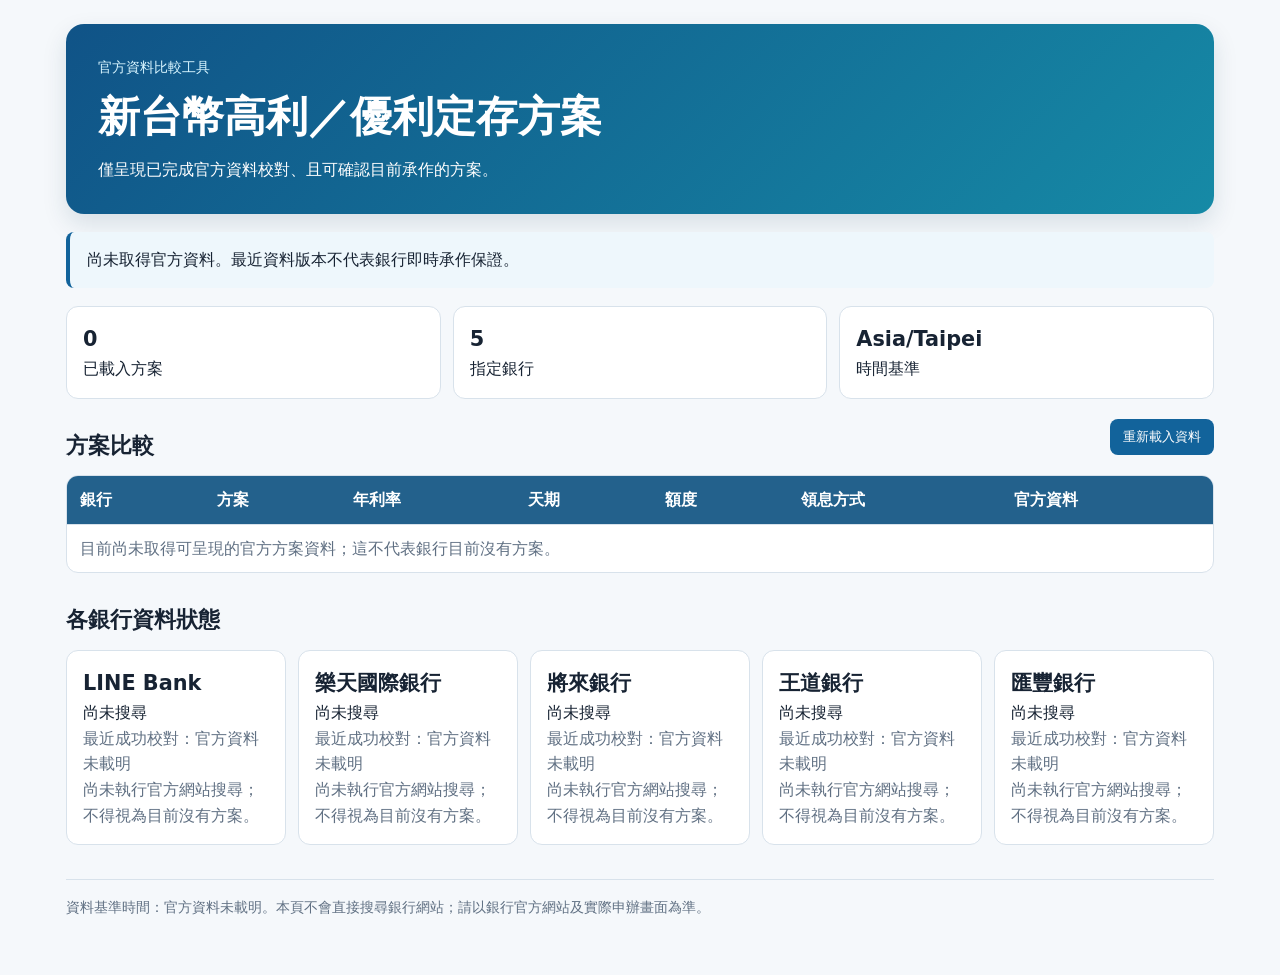
<file: site/index.html>
<!doctype html>
<html lang="zh-Hant-TW">
<head>
  <meta charset="utf-8">
  <meta name="viewport" content="width=device-width, initial-scale=1">
  <meta name="description" content="台灣新台幣高利／優利定存官方資料比較">
  <title>新台幣高利／優利定存比較</title>
  <link rel="stylesheet" href="styles.css">
</head>
<body>
  <main class="container">
    <header class="hero">
      <p class="eyebrow">官方資料比較工具</p>
      <h1>新台幣高利／優利定存方案</h1>
      <p>僅呈現已完成官方資料校對、且可確認目前承作的方案。</p>
    </header>
    <section class="notice" id="dataNotice" aria-live="polite">正在讀取資料…</section>
    <section class="summary" id="summary"></section>
    <section>
      <div class="section-heading"><h2>方案比較</h2><button id="reload" type="button">重新載入資料</button></div>
      <div class="table-wrap">
        <table>
          <thead><tr><th>銀行</th><th>方案</th><th>年利率</th><th>天期</th><th>額度</th><th>領息方式</th><th>官方資料</th></tr></thead>
          <tbody id="plans"><tr><td colspan="7">資料載入中…</td></tr></tbody>
        </table>
      </div>
    </section>
    <section>
      <h2>各銀行資料狀態</h2>
      <div class="bank-grid" id="banks"></div>
    </section>
    <footer>資料基準時間：<span id="generatedAt">官方資料未載明</span>。本頁不會直接搜尋銀行網站；請以銀行官方網站及實際申辦畫面為準。</footer>
  </main>
  <script src="app.js"></script>
</body>
</html>
</file>
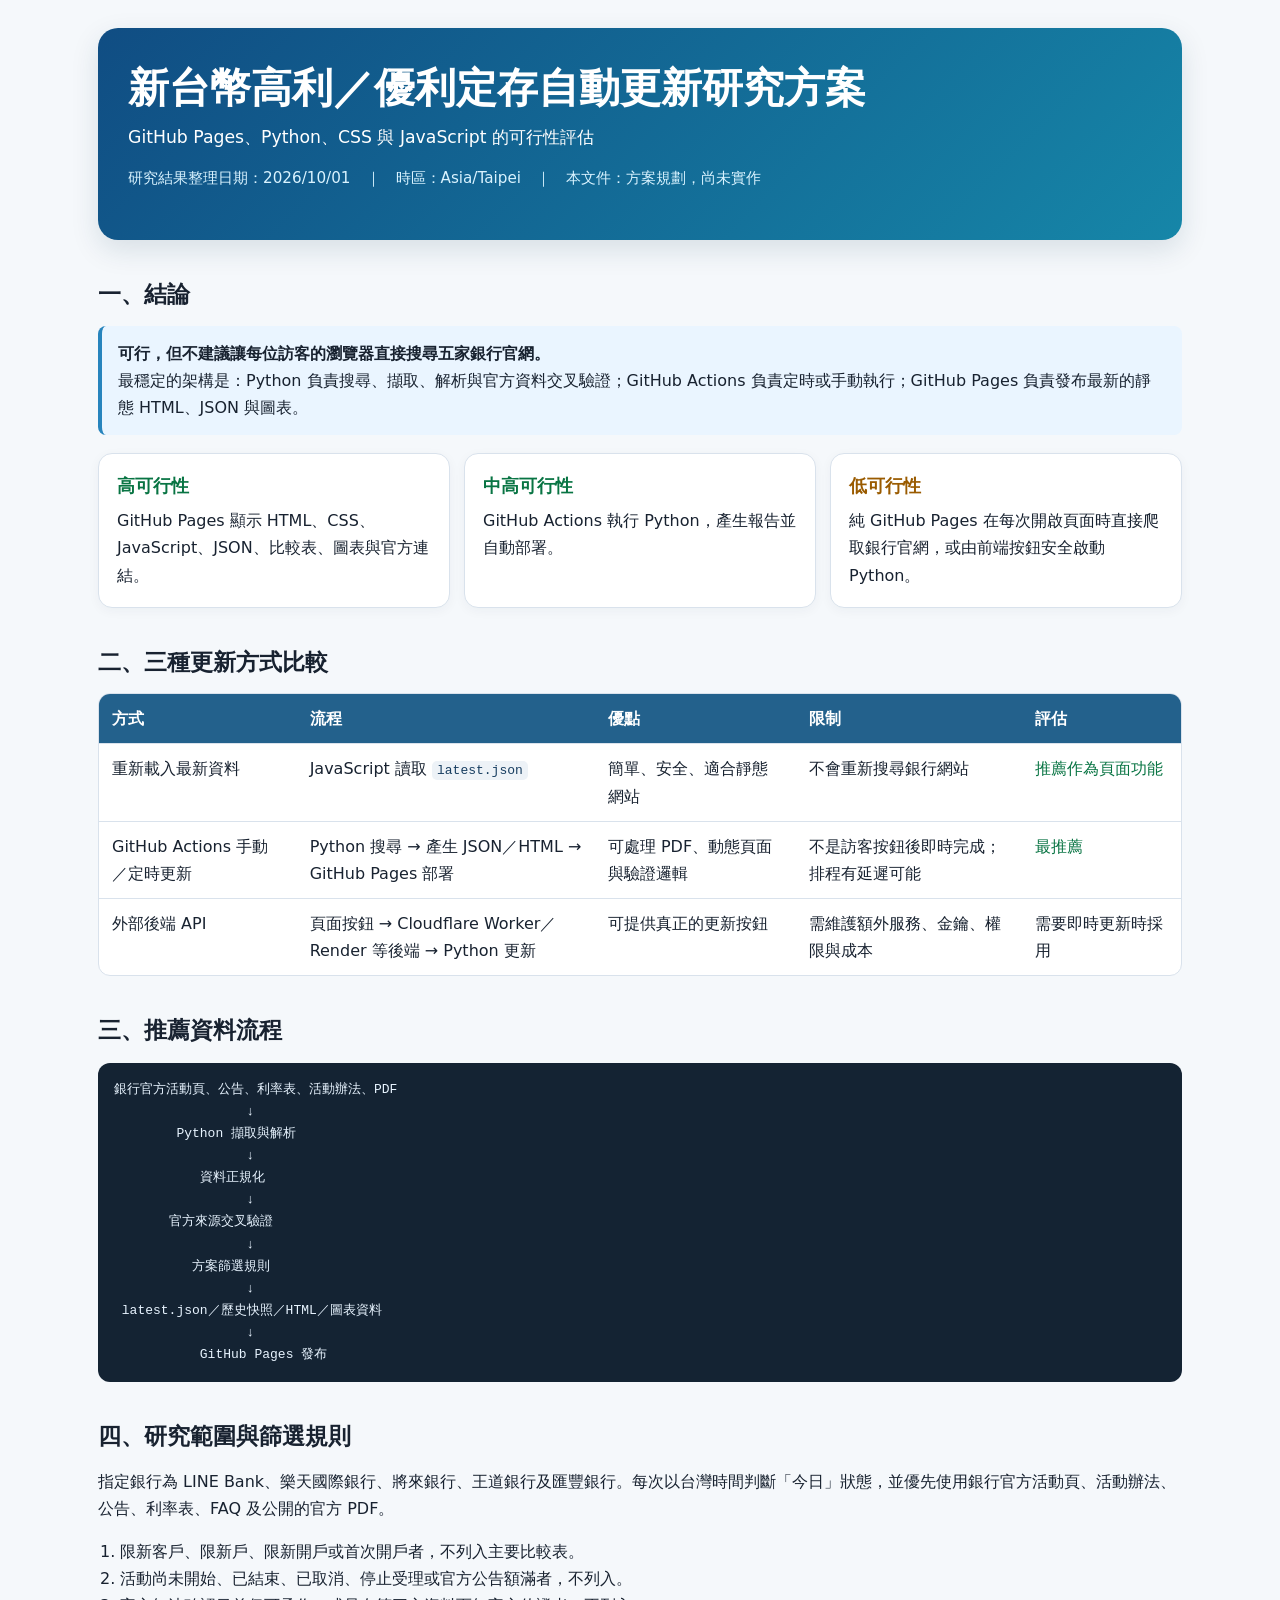
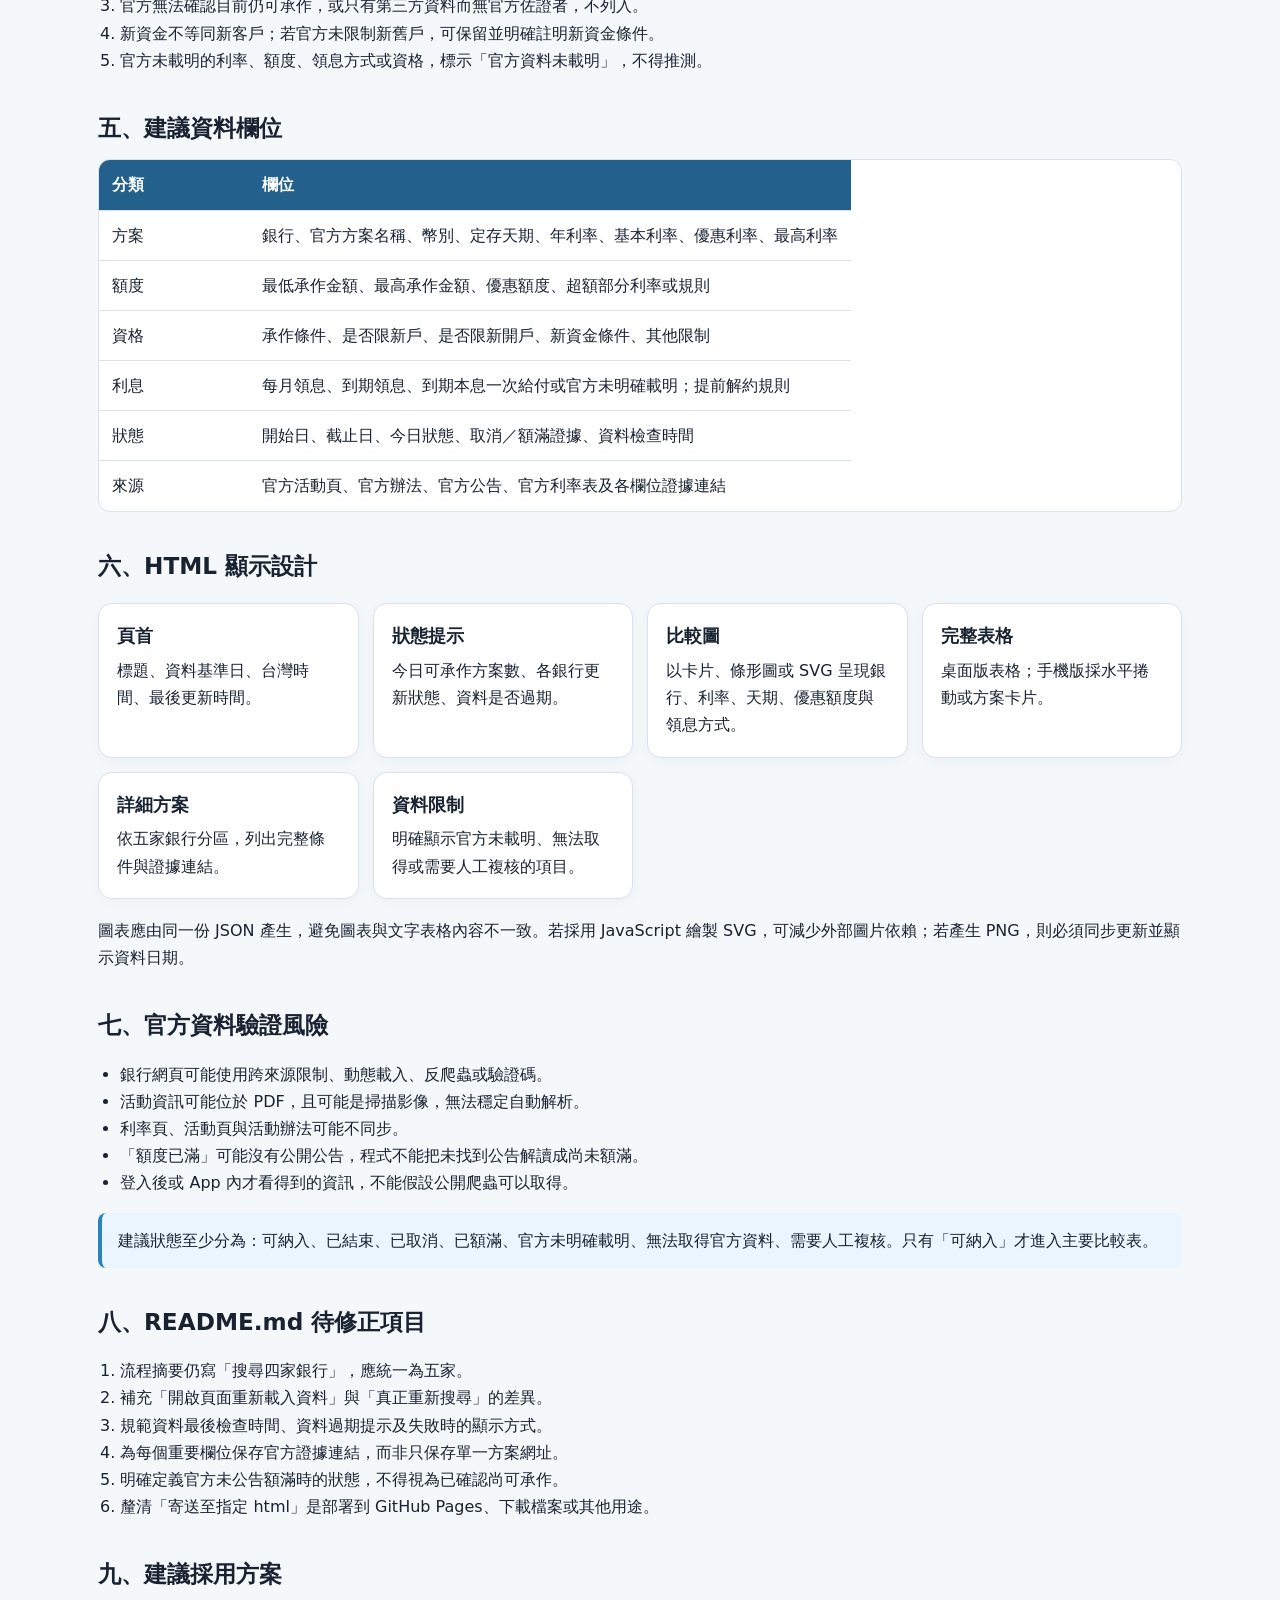
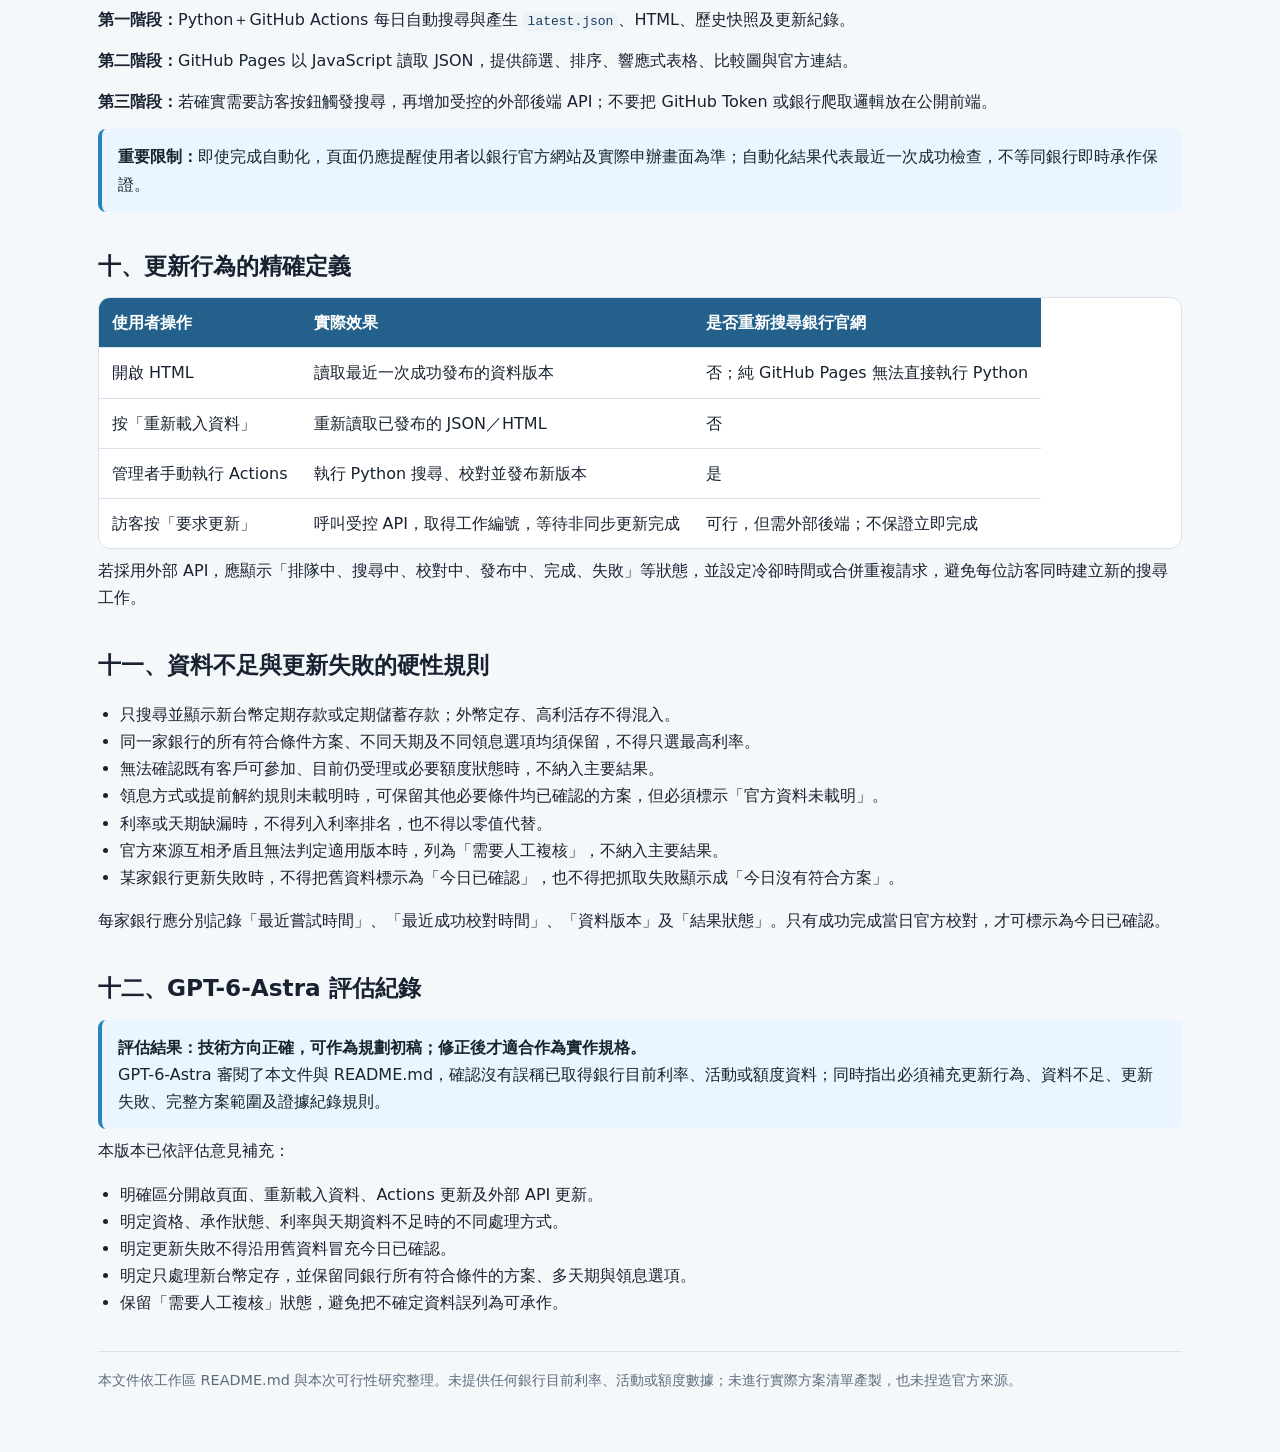
<file: PLAN.html>
<!doctype html>
<html lang="zh-Hant-TW">
<head>
  <meta charset="utf-8">
  <meta name="viewport" content="width=device-width, initial-scale=1">
  <title>台灣銀行新台幣高利／優利定存自動更新研究方案</title>
  <style>
    :root { --ink:#182230; --muted:#5d6b7c; --blue:#145da0; --cyan:#eaf5ff; --line:#d9e2ec; --good:#087443; --warn:#9a5b00; --bg:#f5f8fb; }
    * { box-sizing:border-box; }
    body { margin:0; color:var(--ink); background:var(--bg); font-family:system-ui,-apple-system,"Noto Sans TC","Microsoft JhengHei",sans-serif; line-height:1.7; }
    main { max-width:1120px; margin:auto; padding:28px 18px 60px; }
    header { padding:34px 30px; color:white; border-radius:20px; background:linear-gradient(135deg,#104d83,#1686a8); box-shadow:0 10px 28px #123b5220; }
    h1 { margin:0 0 8px; font-size:clamp(1.65rem,4vw,2.55rem); line-height:1.3; }
    h2 { margin:34px 0 12px; font-size:1.45rem; }
    h3 { margin:22px 0 8px; font-size:1.08rem; color:var(--blue); }
    p { margin:8px 0 14px; }
    .lead { font-size:1.08rem; }
    .meta { color:#d9f3ff; font-size:.95rem; }
    .grid { display:grid; grid-template-columns:repeat(auto-fit,minmax(220px,1fr)); gap:14px; margin:18px 0; }
    .card { background:white; border:1px solid var(--line); border-radius:14px; padding:18px; box-shadow:0 3px 12px #20384a0b; }
    .card strong { display:block; font-size:1.1rem; margin-bottom:5px; }
    .good { color:var(--good); } .warn { color:var(--warn); }
    table { width:100%; border-collapse:collapse; background:white; border:1px solid var(--line); border-radius:12px; overflow:hidden; display:block; overflow-x:auto; }
    th,td { min-width:150px; padding:11px 13px; border-bottom:1px solid var(--line); text-align:left; vertical-align:top; }
    th { color:white; background:#23618c; white-space:nowrap; }
    tr:last-child td { border-bottom:0; }
    code { padding:2px 5px; border-radius:5px; background:#edf2f7; color:#173d60; }
    pre { padding:16px; color:#e8f4ff; background:#142333; border-radius:12px; overflow:auto; }
    .note { padding:14px 16px; border-left:4px solid #2784bd; background:var(--cyan); border-radius:8px; }
    ul,ol { padding-left:1.4rem; }
    a { color:var(--blue); }
    footer { margin-top:34px; padding-top:16px; border-top:1px solid var(--line); color:var(--muted); font-size:.9rem; }
    @media (max-width:600px) { main { padding:14px 10px 40px; } header { padding:24px 20px; border-radius:14px; } .card { padding:15px; } }
  </style>
</head>
<body>
<main>
  <header>
    <h1>新台幣高利／優利定存自動更新研究方案</h1>
    <p class="lead">GitHub Pages、Python、CSS 與 JavaScript 的可行性評估</p>
    <p class="meta">研究結果整理日期：2026/10/01　｜　時區：Asia/Taipei　｜　本文件：方案規劃，尚未實作</p>
  </header>

  <h2>一、結論</h2>
  <div class="note"><strong>可行，但不建議讓每位訪客的瀏覽器直接搜尋五家銀行官網。</strong><br>
    最穩定的架構是：Python 負責搜尋、擷取、解析與官方資料交叉驗證；GitHub Actions 負責定時或手動執行；GitHub Pages 負責發布最新的靜態 HTML、JSON 與圖表。</div>

  <div class="grid">
    <div class="card"><strong class="good">高可行性</strong>GitHub Pages 顯示 HTML、CSS、JavaScript、JSON、比較表、圖表與官方連結。</div>
    <div class="card"><strong class="good">中高可行性</strong>GitHub Actions 執行 Python，產生報告並自動部署。</div>
    <div class="card"><strong class="warn">低可行性</strong>純 GitHub Pages 在每次開啟頁面時直接爬取銀行官網，或由前端按鈕安全啟動 Python。</div>
  </div>

  <h2>二、三種更新方式比較</h2>
  <table>
    <thead><tr><th>方式</th><th>流程</th><th>優點</th><th>限制</th><th>評估</th></tr></thead>
    <tbody>
      <tr><td>重新載入最新資料</td><td>JavaScript 讀取 <code>latest.json</code></td><td>簡單、安全、適合靜態網站</td><td>不會重新搜尋銀行網站</td><td class="good">推薦作為頁面功能</td></tr>
      <tr><td>GitHub Actions 手動／定時更新</td><td>Python 搜尋 → 產生 JSON／HTML → GitHub Pages 部署</td><td>可處理 PDF、動態頁面與驗證邏輯</td><td>不是訪客按鈕後即時完成；排程有延遲可能</td><td class="good">最推薦</td></tr>
      <tr><td>外部後端 API</td><td>頁面按鈕 → Cloudflare Worker／Render 等後端 → Python 更新</td><td>可提供真正的更新按鈕</td><td>需維護額外服務、金鑰、權限與成本</td><td>需要即時更新時採用</td></tr>
    </tbody>
  </table>

  <h2>三、推薦資料流程</h2>
  <pre>銀行官方活動頁、公告、利率表、活動辦法、PDF
                 ↓
        Python 擷取與解析
                 ↓
           資料正規化
                 ↓
       官方來源交叉驗證
                 ↓
          方案篩選規則
                 ↓
 latest.json／歷史快照／HTML／圖表資料
                 ↓
           GitHub Pages 發布</pre>

  <h2>四、研究範圍與篩選規則</h2>
  <p>指定銀行為 LINE Bank、樂天國際銀行、將來銀行、王道銀行及匯豐銀行。每次以台灣時間判斷「今日」狀態，並優先使用銀行官方活動頁、活動辦法、公告、利率表、FAQ 及公開的官方 PDF。</p>
  <ol>
    <li>限新客戶、限新戶、限新開戶或首次開戶者，不列入主要比較表。</li>
    <li>活動尚未開始、已結束、已取消、停止受理或官方公告額滿者，不列入。</li>
    <li>官方無法確認目前仍可承作，或只有第三方資料而無官方佐證者，不列入。</li>
    <li>新資金不等同新客戶；若官方未限制新舊戶，可保留並明確註明新資金條件。</li>
    <li>官方未載明的利率、額度、領息方式或資格，標示「官方資料未載明」，不得推測。</li>
  </ol>

  <h2>五、建議資料欄位</h2>
  <table>
    <thead><tr><th>分類</th><th>欄位</th></tr></thead>
    <tbody>
      <tr><td>方案</td><td>銀行、官方方案名稱、幣別、定存天期、年利率、基本利率、優惠利率、最高利率</td></tr>
      <tr><td>額度</td><td>最低承作金額、最高承作金額、優惠額度、超額部分利率或規則</td></tr>
      <tr><td>資格</td><td>承作條件、是否限新戶、是否限新開戶、新資金條件、其他限制</td></tr>
      <tr><td>利息</td><td>每月領息、到期領息、到期本息一次給付或官方未明確載明；提前解約規則</td></tr>
      <tr><td>狀態</td><td>開始日、截止日、今日狀態、取消／額滿證據、資料檢查時間</td></tr>
      <tr><td>來源</td><td>官方活動頁、官方辦法、官方公告、官方利率表及各欄位證據連結</td></tr>
    </tbody>
  </table>

  <h2>六、HTML 顯示設計</h2>
  <div class="grid">
    <div class="card"><strong>頁首</strong>標題、資料基準日、台灣時間、最後更新時間。</div>
    <div class="card"><strong>狀態提示</strong>今日可承作方案數、各銀行更新狀態、資料是否過期。</div>
    <div class="card"><strong>比較圖</strong>以卡片、條形圖或 SVG 呈現銀行、利率、天期、優惠額度與領息方式。</div>
    <div class="card"><strong>完整表格</strong>桌面版表格；手機版採水平捲動或方案卡片。</div>
    <div class="card"><strong>詳細方案</strong>依五家銀行分區，列出完整條件與證據連結。</div>
    <div class="card"><strong>資料限制</strong>明確顯示官方未載明、無法取得或需要人工複核的項目。</div>
  </div>
  <p>圖表應由同一份 JSON 產生，避免圖表與文字表格內容不一致。若採用 JavaScript 繪製 SVG，可減少外部圖片依賴；若產生 PNG，則必須同步更新並顯示資料日期。</p>

  <h2>七、官方資料驗證風險</h2>
  <ul>
    <li>銀行網頁可能使用跨來源限制、動態載入、反爬蟲或驗證碼。</li>
    <li>活動資訊可能位於 PDF，且可能是掃描影像，無法穩定自動解析。</li>
    <li>利率頁、活動頁與活動辦法可能不同步。</li>
    <li>「額度已滿」可能沒有公開公告，程式不能把未找到公告解讀成尚未額滿。</li>
    <li>登入後或 App 內才看得到的資訊，不能假設公開爬蟲可以取得。</li>
  </ul>
  <p class="note">建議狀態至少分為：可納入、已結束、已取消、已額滿、官方未明確載明、無法取得官方資料、需要人工複核。只有「可納入」才進入主要比較表。</p>

  <h2>八、README.md 待修正項目</h2>
  <ol>
    <li>流程摘要仍寫「搜尋四家銀行」，應統一為五家。</li>
    <li>補充「開啟頁面重新載入資料」與「真正重新搜尋」的差異。</li>
    <li>規範資料最後檢查時間、資料過期提示及失敗時的顯示方式。</li>
    <li>為每個重要欄位保存官方證據連結，而非只保存單一方案網址。</li>
    <li>明確定義官方未公告額滿時的狀態，不得視為已確認尚可承作。</li>
    <li>釐清「寄送至指定 html」是部署到 GitHub Pages、下載檔案或其他用途。</li>
  </ol>

  <h2>九、建議採用方案</h2>
  <p><strong>第一階段：</strong>Python＋GitHub Actions 每日自動搜尋與產生 <code>latest.json</code>、HTML、歷史快照及更新紀錄。</p>
  <p><strong>第二階段：</strong>GitHub Pages 以 JavaScript 讀取 JSON，提供篩選、排序、響應式表格、比較圖與官方連結。</p>
  <p><strong>第三階段：</strong>若確實需要訪客按鈕觸發搜尋，再增加受控的外部後端 API；不要把 GitHub Token 或銀行爬取邏輯放在公開前端。</p>
  <p class="note"><strong>重要限制：</strong>即使完成自動化，頁面仍應提醒使用者以銀行官方網站及實際申辦畫面為準；自動化結果代表最近一次成功檢查，不等同銀行即時承作保證。</p>

  <h2>十、更新行為的精確定義</h2>
  <table>
    <thead><tr><th>使用者操作</th><th>實際效果</th><th>是否重新搜尋銀行官網</th></tr></thead>
    <tbody>
      <tr><td>開啟 HTML</td><td>讀取最近一次成功發布的資料版本</td><td>否；純 GitHub Pages 無法直接執行 Python</td></tr>
      <tr><td>按「重新載入資料」</td><td>重新讀取已發布的 JSON／HTML</td><td>否</td></tr>
      <tr><td>管理者手動執行 Actions</td><td>執行 Python 搜尋、校對並發布新版本</td><td>是</td></tr>
      <tr><td>訪客按「要求更新」</td><td>呼叫受控 API，取得工作編號，等待非同步更新完成</td><td>可行，但需外部後端；不保證立即完成</td></tr>
    </tbody>
  </table>
  <p>若採用外部 API，應顯示「排隊中、搜尋中、校對中、發布中、完成、失敗」等狀態，並設定冷卻時間或合併重複請求，避免每位訪客同時建立新的搜尋工作。</p>

  <h2>十一、資料不足與更新失敗的硬性規則</h2>
  <ul>
    <li>只搜尋並顯示新台幣定期存款或定期儲蓄存款；外幣定存、高利活存不得混入。</li>
    <li>同一家銀行的所有符合條件方案、不同天期及不同領息選項均須保留，不得只選最高利率。</li>
    <li>無法確認既有客戶可參加、目前仍受理或必要額度狀態時，不納入主要結果。</li>
    <li>領息方式或提前解約規則未載明時，可保留其他必要條件均已確認的方案，但必須標示「官方資料未載明」。</li>
    <li>利率或天期缺漏時，不得列入利率排名，也不得以零值代替。</li>
    <li>官方來源互相矛盾且無法判定適用版本時，列為「需要人工複核」，不納入主要結果。</li>
    <li>某家銀行更新失敗時，不得把舊資料標示為「今日已確認」，也不得把抓取失敗顯示成「今日沒有符合方案」。</li>
  </ul>
  <p>每家銀行應分別記錄「最近嘗試時間」、「最近成功校對時間」、「資料版本」及「結果狀態」。只有成功完成當日官方校對，才可標示為今日已確認。</p>

  <h2>十二、GPT-6-Astra 評估紀錄</h2>
  <div class="note">
    <strong>評估結果：技術方向正確，可作為規劃初稿；修正後才適合作為實作規格。</strong><br>
    GPT-6-Astra 審閱了本文件與 README.md，確認沒有誤稱已取得銀行目前利率、活動或額度資料；同時指出必須補充更新行為、資料不足、更新失敗、完整方案範圍及證據紀錄規則。
  </div>
  <p>本版本已依評估意見補充：</p>
  <ul>
    <li>明確區分開啟頁面、重新載入資料、Actions 更新及外部 API 更新。</li>
    <li>明定資格、承作狀態、利率與天期資料不足時的不同處理方式。</li>
    <li>明定更新失敗不得沿用舊資料冒充今日已確認。</li>
    <li>明定只處理新台幣定存，並保留同銀行所有符合條件的方案、多天期與領息選項。</li>
    <li>保留「需要人工複核」狀態，避免把不確定資料誤列為可承作。</li>
  </ul>

  <footer>
    本文件依工作區 README.md 與本次可行性研究整理。未提供任何銀行目前利率、活動或額度數據；未進行實際方案清單產製，也未捏造官方來源。
  </footer>
</main>
</body>
</html>
</file>
<file: site/styles.css>
:root { --ink:#172333; --muted:#607083; --blue:#12639b; --pale:#eef7fc; --line:#d8e2eb; --bg:#f5f8fb; --good:#087443; }
* { box-sizing:border-box; }
body { margin:0; color:var(--ink); background:var(--bg); font-family:system-ui,-apple-system,"Noto Sans TC","Microsoft JhengHei",sans-serif; line-height:1.6; }
.container { max-width:1180px; margin:auto; padding:24px 16px 56px; }
.hero { color:#fff; padding:32px; border-radius:18px; background:linear-gradient(135deg,#105387,#168aa6); box-shadow:0 10px 24px #123b5220; }
h1 { margin:0 0 6px; font-size:clamp(1.7rem,4vw,2.6rem); } h2 { margin:30px 0 12px; font-size:1.35rem; }
.eyebrow { margin:0 0 5px; color:#d8f5ff; font-size:.9rem; } .hero p:last-child { margin:0; }
.notice { margin:18px 0; padding:15px 17px; border-left:4px solid var(--blue); border-radius:8px; background:var(--pale); }
.summary,.bank-grid { display:grid; grid-template-columns:repeat(auto-fit,minmax(190px,1fr)); gap:12px; }
.card { padding:16px; background:#fff; border:1px solid var(--line); border-radius:12px; } .card strong { display:block; font-size:1.3rem; }
.section-heading { display:flex; align-items:center; justify-content:space-between; gap:12px; } button { border:0; border-radius:8px; padding:9px 13px; color:#fff; background:var(--blue); cursor:pointer; }
.table-wrap { overflow-x:auto; background:#fff; border:1px solid var(--line); border-radius:12px; } table { width:100%; min-width:900px; border-collapse:collapse; }
th,td { padding:11px 13px; text-align:left; vertical-align:top; border-bottom:1px solid var(--line); } th { color:#fff; background:#23618c; white-space:nowrap; }
tr:last-child td { border-bottom:0; } a { color:var(--blue); } .muted { color:var(--muted); } footer { margin-top:34px; padding-top:16px; border-top:1px solid var(--line); color:var(--muted); font-size:.9rem; }
@media (max-width:600px) { .container { padding:12px 10px 40px; } .hero { padding:24px 20px; border-radius:14px; } }
</file>
